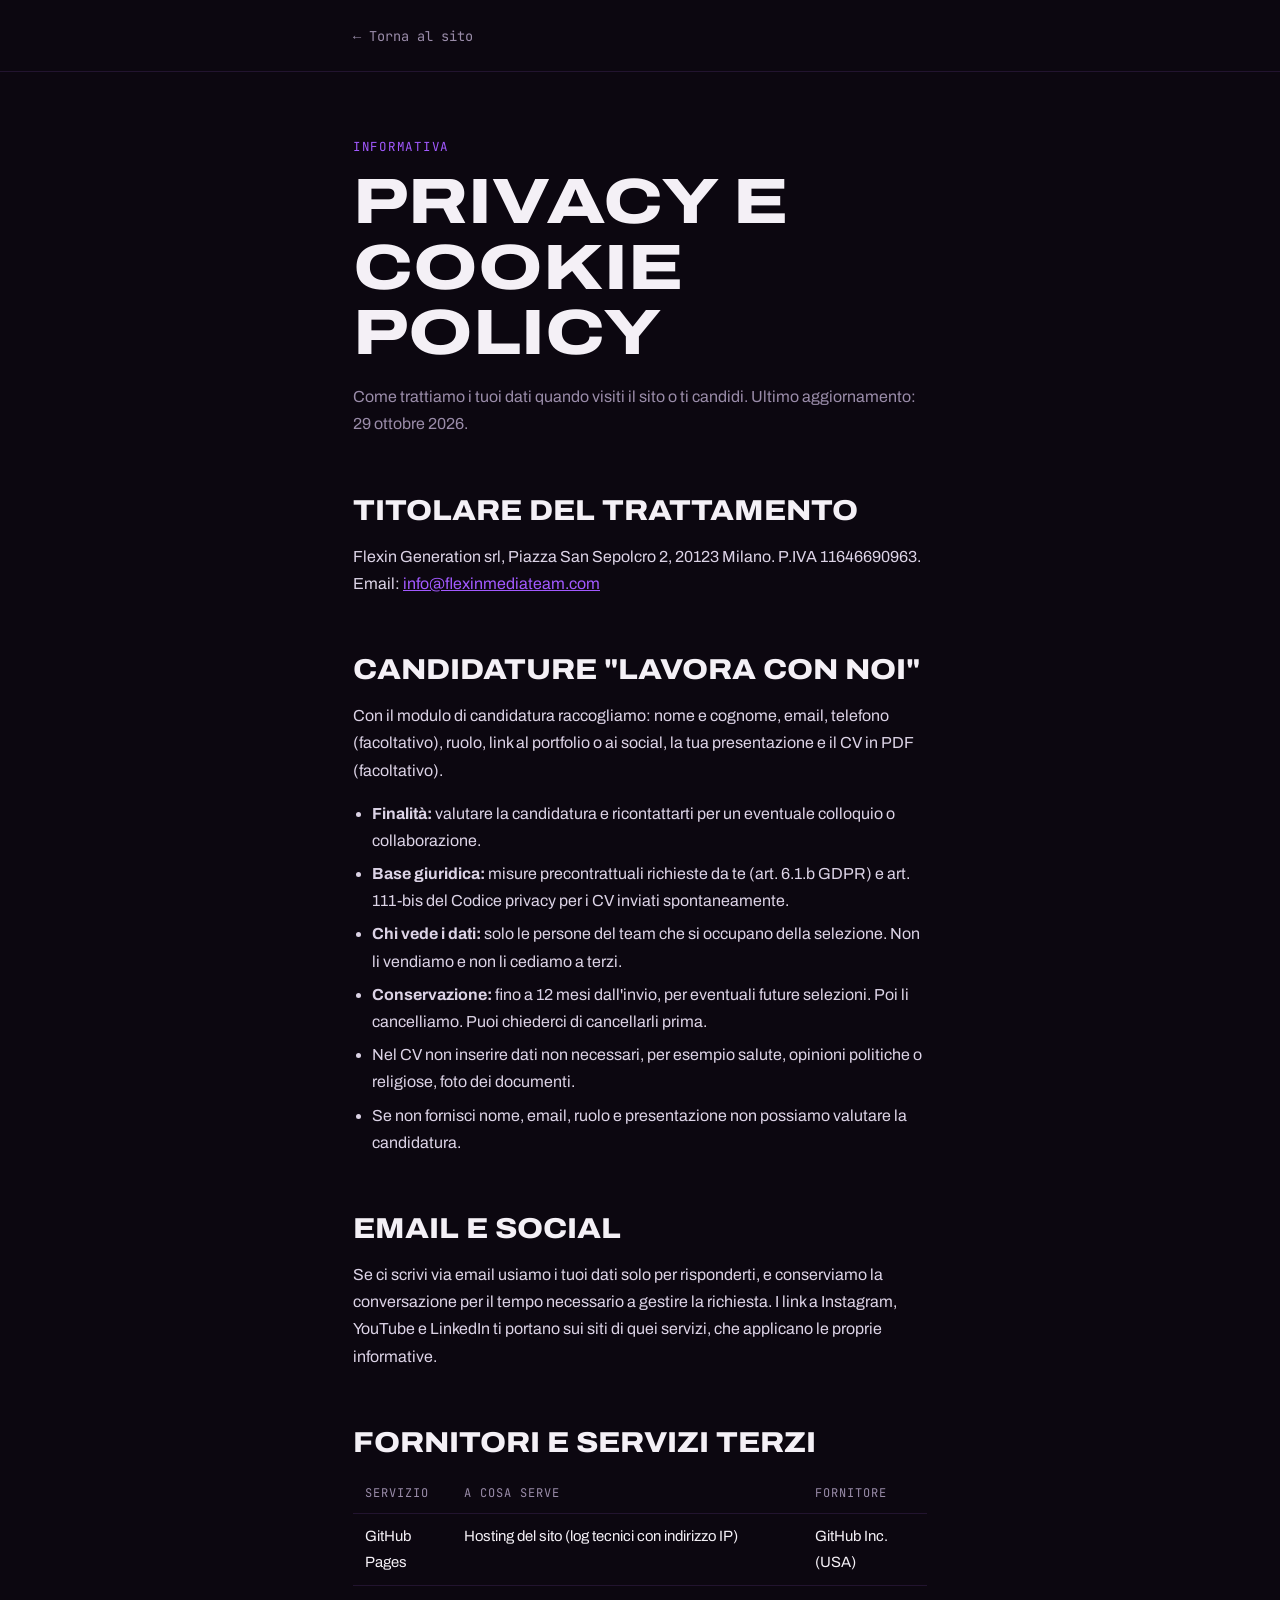
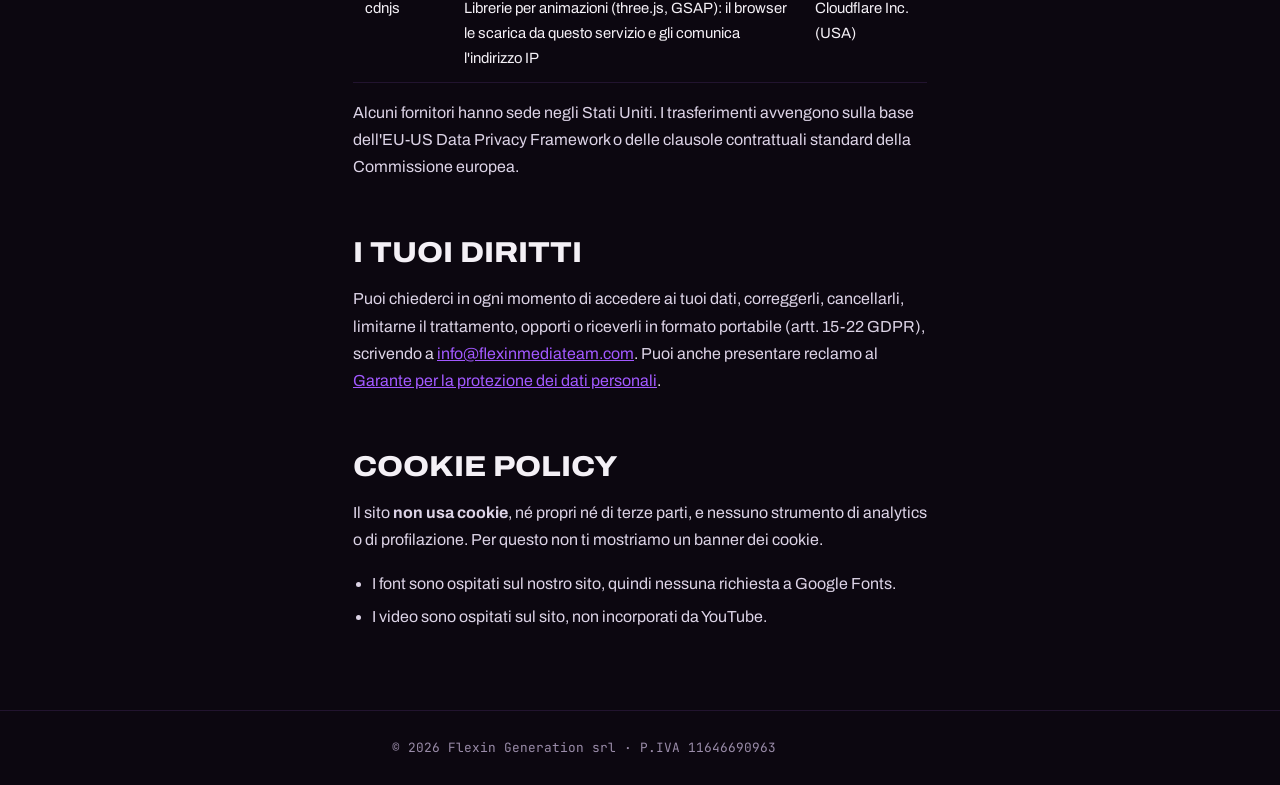
<file: privacy.html>
<!DOCTYPE html>
<html lang="it">
<head>
<meta charset="UTF-8">
<meta name="viewport" content="width=device-width, initial-scale=1, viewport-fit=cover">
<title>Privacy e cookie policy — Flexin Media</title>
<meta name="description" content="Informativa privacy e cookie policy di Flexin Generation srl (Flexin Media).">
<meta name="robots" content="noindex">
<link rel="stylesheet" href="fonts/fonts.css">
<style>
:root{--ink:#0c0710;--ink-2:#170d21;--ink-3:#22142f;--lean:#a259ff;--foam:#f4f0f6;--mute:#9a8ca9;
  --body:"Archivo","Helvetica Neue",Arial,sans-serif;--mono:"JetBrains Mono",ui-monospace,Menlo,monospace;
  --gutter:max(clamp(16px,5vw,64px),env(safe-area-inset-left,0px));color-scheme:dark}
*{box-sizing:border-box}
body{margin:0;background:var(--ink);color:var(--foam);font-family:var(--body);line-height:1.7;-webkit-font-smoothing:antialiased}
.wrap{max-width:78ch;margin:0 auto;padding:0 var(--gutter)}
header{border-bottom:1px solid var(--ink-3);padding:22px 0}
header a{font-family:var(--mono);font-size:.85rem;color:var(--mute);text-decoration:none}
header a:hover{color:var(--foam)}
.eyebrow{font-family:var(--mono);font-size:.78rem;letter-spacing:.14em;text-transform:uppercase;color:var(--lean);margin:64px 0 12px}
h1{font-size:clamp(2.2rem,7vw,4rem);line-height:1.02;font-weight:800;font-stretch:125%;margin:0 0 18px;text-transform:uppercase}
h2{font-size:clamp(1.3rem,3.4vw,1.8rem);font-weight:800;font-stretch:112%;margin:56px 0 12px;text-transform:uppercase;line-height:1.15}
p,li{color:#dcd3e6}
.lede{color:var(--mute)}
ul{padding-left:1.2em}
li{margin:6px 0}
a{color:var(--lean)}
table{width:100%;border-collapse:collapse;margin:14px 0;font-size:.93rem}
th,td{text-align:left;padding:10px 12px;border-bottom:1px solid var(--ink-3);vertical-align:top}
th{color:var(--mute);font-family:var(--mono);font-size:.75rem;letter-spacing:.08em;text-transform:uppercase;font-weight:400}
@media (max-width:560px){table,tbody,tr,td{display:block}thead{display:none}td{border:0;padding:3px 0}tr{border-bottom:1px solid var(--ink-3);padding:10px 0}}
footer{border-top:1px solid var(--ink-3);margin-top:80px;padding:26px 0;font-family:var(--mono);font-size:.8rem;color:var(--mute)}
</style>
</head>
<body>
<header><div class="wrap"><a href="index.html">← Torna al sito</a></div></header>

<main class="wrap">
  <div class="eyebrow">Informativa</div>
  <h1>Privacy e cookie policy</h1>
  <p class="lede">Come trattiamo i tuoi dati quando visiti il sito o ti candidi. Ultimo aggiornamento: 29 ottobre 2026.</p>

  <h2 id="titolare">Titolare del trattamento</h2>
  <p>Flexin Generation srl, Piazza San Sepolcro 2, 20123 Milano. P.IVA 11646690963.<br>
    Email: <a href="mailto:info@flexinmediateam.com">info@flexinmediateam.com</a></p>

  <h2 id="candidature">Candidature "Lavora con noi"</h2>
  <p>Con il modulo di candidatura raccogliamo: nome e cognome, email, telefono (facoltativo), ruolo, link al portfolio o ai social, la tua presentazione e il CV in PDF (facoltativo).</p>
  <ul>
    <li><strong>Finalità:</strong> valutare la candidatura e ricontattarti per un eventuale colloquio o collaborazione.</li>
    <li><strong>Base giuridica:</strong> misure precontrattuali richieste da te (art. 6.1.b GDPR) e art. 111-bis del Codice privacy per i CV inviati spontaneamente.</li>
    <li><strong>Chi vede i dati:</strong> solo le persone del team che si occupano della selezione. Non li vendiamo e non li cediamo a terzi.</li>
    <li><strong>Conservazione:</strong> fino a 12 mesi dall'invio, per eventuali future selezioni. Poi li cancelliamo. Puoi chiederci di cancellarli prima.</li>
    <li>Nel CV non inserire dati non necessari, per esempio salute, opinioni politiche o religiose, foto dei documenti.</li>
    <li>Se non fornisci nome, email, ruolo e presentazione non possiamo valutare la candidatura.</li>
  </ul>

  <h2 id="contatti">Email e social</h2>
  <p>Se ci scrivi via email usiamo i tuoi dati solo per risponderti, e conserviamo la conversazione per il tempo necessario a gestire la richiesta. I link a Instagram, YouTube e LinkedIn ti portano sui siti di quei servizi, che applicano le proprie informative.</p>

  <h2 id="terzi">Fornitori e servizi terzi</h2>
  <table>
    <thead><tr><th>Servizio</th><th>A cosa serve</th><th>Fornitore</th></tr></thead>
    <tbody>
      <tr><td>GitHub Pages</td><td>Hosting del sito (log tecnici con indirizzo IP)</td><td>GitHub Inc. (USA)</td></tr>
      <tr><td>cdnjs</td><td>Librerie per animazioni (three.js, GSAP): il browser le scarica da questo servizio e gli comunica l'indirizzo IP</td><td>Cloudflare Inc. (USA)</td></tr>
    </tbody>
  </table>
  <p>Alcuni fornitori hanno sede negli Stati Uniti. I trasferimenti avvengono sulla base dell'EU-US Data Privacy Framework o delle clausole contrattuali standard della Commissione europea.</p>

  <h2 id="diritti">I tuoi diritti</h2>
  <p>Puoi chiederci in ogni momento di accedere ai tuoi dati, correggerli, cancellarli, limitarne il trattamento, opporti o riceverli in formato portabile (artt. 15-22 GDPR), scrivendo a <a href="mailto:info@flexinmediateam.com">info@flexinmediateam.com</a>. Puoi anche presentare reclamo al <a href="https://www.garanteprivacy.it" target="_blank" rel="noopener noreferrer">Garante per la protezione dei dati personali</a>.</p>

  <h2 id="cookie">Cookie policy</h2>
  <p>Il sito <strong>non usa cookie</strong>, né propri né di terze parti, e nessuno strumento di analytics o di profilazione. Per questo non ti mostriamo un banner dei cookie.</p>
  <ul>
    <li>I font sono ospitati sul nostro sito, quindi nessuna richiesta a Google Fonts.</li>
    <li>I video sono ospitati sul sito, non incorporati da YouTube.</li>
  </ul>
</main>

<footer><div class="wrap">© 2026 Flexin Generation srl · P.IVA 11646690963</div></footer>
</body>
</html>
</file>
<file: fonts/fonts.css>
/* Font ospitati in locale (licenza SIL OFL), scaricati da Google Fonts: nessuna richiesta ai server Google. */
/* latin-ext */
@font-face {
  font-family: 'Archivo';
  font-style: normal;
  font-weight: 100 900;
  font-stretch: 62% 125%;
  font-display: swap;
  src: url(archivo-normal-100-900-latin-ext-c422bf.woff2) format('woff2');
  unicode-range: U+0100-02BA, U+02BD-02C5, U+02C7-02CC, U+02CE-02D7, U+02DD-02FF, U+0304, U+0308, U+0329, U+1D00-1DBF, U+1E00-1E9F, U+1EF2-1EFF, U+2020, U+20A0-20AB, U+20AD-20C4, U+2113, U+2C60-2C7F, U+A720-A7FF;
}
/* latin */
@font-face {
  font-family: 'Archivo';
  font-style: normal;
  font-weight: 100 900;
  font-stretch: 62% 125%;
  font-display: swap;
  src: url(archivo-normal-100-900-latin-b92029.woff2) format('woff2');
  unicode-range: U+0000-00FF, U+0131, U+0152-0153, U+02BB-02BC, U+02C6, U+02DA, U+02DC, U+0304, U+0308, U+0329, U+2000-206F, U+20AC, U+2122, U+2191, U+2193, U+2212, U+2215, U+FEFF, U+FFFD;
}
/* latin-ext */
@font-face {
  font-family: 'JetBrains Mono';
  font-style: normal;
  font-weight: 400;
  font-display: swap;
  src: url(jetbrains-mono-normal-400-latin-ext-ba1653.woff2) format('woff2');
  unicode-range: U+0100-02BA, U+02BD-02C5, U+02C7-02CC, U+02CE-02D7, U+02DD-02FF, U+0304, U+0308, U+0329, U+1D00-1DBF, U+1E00-1E9F, U+1EF2-1EFF, U+2020, U+20A0-20AB, U+20AD-20C4, U+2113, U+2C60-2C7F, U+A720-A7FF;
}
/* latin */
@font-face {
  font-family: 'JetBrains Mono';
  font-style: normal;
  font-weight: 400;
  font-display: swap;
  src: url(jetbrains-mono-normal-400-latin-480c06.woff2) format('woff2');
  unicode-range: U+0000-00FF, U+0131, U+0152-0153, U+02BB-02BC, U+02C6, U+02DA, U+02DC, U+0304, U+0308, U+0329, U+2000-206F, U+20AC, U+2122, U+2191, U+2193, U+2212, U+2215, U+FEFF, U+FFFD;
}
/* latin-ext */
@font-face {
  font-family: 'JetBrains Mono';
  font-style: normal;
  font-weight: 600;
  font-display: swap;
  src: url(jetbrains-mono-normal-600-latin-ext-ba1653.woff2) format('woff2');
  unicode-range: U+0100-02BA, U+02BD-02C5, U+02C7-02CC, U+02CE-02D7, U+02DD-02FF, U+0304, U+0308, U+0329, U+1D00-1DBF, U+1E00-1E9F, U+1EF2-1EFF, U+2020, U+20A0-20AB, U+20AD-20C4, U+2113, U+2C60-2C7F, U+A720-A7FF;
}
/* latin */
@font-face {
  font-family: 'JetBrains Mono';
  font-style: normal;
  font-weight: 600;
  font-display: swap;
  src: url(jetbrains-mono-normal-600-latin-480c06.woff2) format('woff2');
  unicode-range: U+0000-00FF, U+0131, U+0152-0153, U+02BB-02BC, U+02C6, U+02DA, U+02DC, U+0304, U+0308, U+0329, U+2000-206F, U+20AC, U+2122, U+2191, U+2193, U+2212, U+2215, U+FEFF, U+FFFD;
}
</file>
